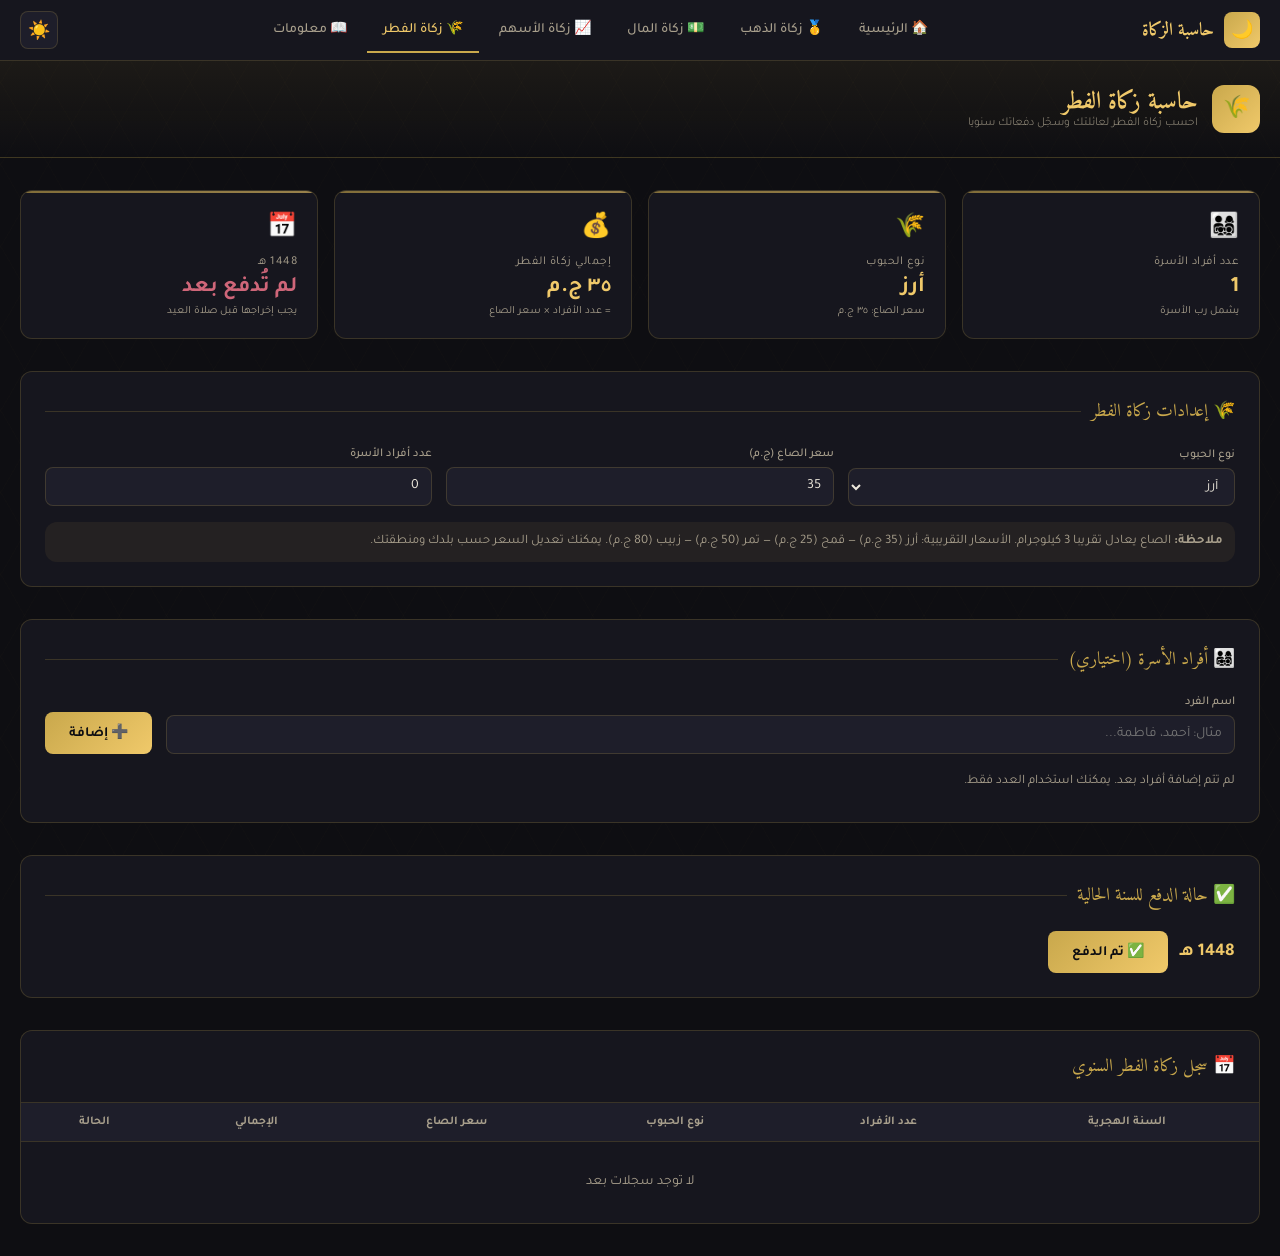
<file: fitr.html>
<!DOCTYPE html>
<html lang="ar" dir="rtl">
<head>
<meta charset="UTF-8">
<meta name="viewport" content="width=device-width, initial-scale=1.0">
<title>حاسبة الزكاة - زكاة الفطر</title>
<link rel="icon" type="image/svg+xml" href="favicon.svg">
<link rel="manifest" href="manifest.json">
<meta name="theme-color" content="#0E0E12">
<link href="https://fonts.googleapis.com/css2?family=Amiri:wght@400;700&family=Tajawal:wght@300;400;500;700&display=swap" rel="stylesheet">
<link rel="stylesheet" href="css/style.css">
</head>
<body>

<!-- Navigation -->
<nav class="top-nav">
  <div class="nav-inner">
    <a href="dashboard.html" class="nav-brand">
      <div class="logo-icon">🌙</div>
      <span>حاسبة الزكاة</span>
    </a>
    <button class="nav-toggle" aria-label="القائمة">☰</button>
    <ul class="nav-links">
      <li><a href="dashboard.html">🏠 الرئيسية</a></li>
      <li><a href="index.html">🥇 زكاة الذهب</a></li>
      <li><a href="money.html">💵 زكاة المال</a></li>
      <li><a href="stocks.html">📈 زكاة الأسهم</a></li>
      <li><a href="fitr.html" class="active">🌾 زكاة الفطر</a></li>
      <li><a href="info.html">📖 معلومات</a></li>
    </ul>
    <button class="theme-toggle" id="themeToggle" onclick="toggleTheme()" title="تبديل الوضع الفاتح/الداكن">☀️</button>
  </div>
</nav>

<!-- Alert Banner -->
<div id="alertBanner" class="alert-banner"></div>

<header>
  <div class="container">
    <div class="header-inner">
      <div class="logo">
        <div class="logo-icon">🌾</div>
        <div class="logo-text">
          <h1>حاسبة زكاة الفطر</h1>
          <p>احسب زكاة الفطر لعائلتك وسجّل دفعاتك سنويا</p>
        </div>
      </div>
    </div>
  </div>
</header>

<div class="container">

  <!-- Summary Cards -->
  <div class="cards">
    <div class="card">
      <span class="card-icon">👨‍👩‍👧‍👦</span>
      <div class="card-label">عدد أفراد الأسرة</div>
      <div class="card-value" id="fMemberCount">0</div>
      <div class="card-sub">يشمل رب الأسرة</div>
    </div>
    <div class="card">
      <span class="card-icon">🌾</span>
      <div class="card-label">نوع الحبوب</div>
      <div class="card-value" id="fGrainLabel">أرز</div>
      <div class="card-sub" id="fPricePerSa">سعر الصاع: 0 ج.م</div>
    </div>
    <div class="card">
      <span class="card-icon">💰</span>
      <div class="card-label">إجمالي زكاة الفطر</div>
      <div class="card-value" id="fTotal">0 ج.م</div>
      <div class="card-sub">= عدد الأفراد &times; سعر الصاع</div>
    </div>
    <div class="card" id="fStatusCard">
      <span class="card-icon">📅</span>
      <div class="card-label" id="fYearLabel">السنة الهجرية</div>
      <div class="card-value" id="fPayStatus">لم تُدفع بعد</div>
      <div class="card-sub" id="fPayStatusSub">يجب إخراجها قبل صلاة العيد</div>
    </div>
  </div>

  <!-- Grain Type & Price -->
  <div class="form-section">
    <div class="section-title">🌾 إعدادات زكاة الفطر</div>
    <div class="form-grid">
      <div class="form-group">
        <label>نوع الحبوب</label>
        <select id="fGrainType" onchange="updateGrainPrice()">
          <option value="rice">أرز</option>
          <option value="wheat">قمح</option>
          <option value="dates">تمر</option>
          <option value="raisins">زبيب</option>
          <option value="custom">مخصص</option>
        </select>
      </div>
      <div class="form-group">
        <label>سعر الصاع (ج.م)</label>
        <input type="number" id="fSaPrice" min="1" step="1" value="35" onchange="recalcFitr()">
      </div>
      <div class="form-group">
        <label>عدد أفراد الأسرة</label>
        <input type="number" id="fNumMembers" min="1" step="1" value="1" onchange="recalcFitr()">
      </div>
    </div>

    <div style="margin-top:16px; padding:12px; background:rgba(201,168,76,0.08); border-radius:var(--radius); font-size:13px; color:var(--text2)">
      <strong>ملاحظة:</strong> الصاع يعادل تقريبا 3 كيلوجرام. الأسعار التقريبية:
      أرز (35 ج.م) — قمح (25 ج.م) — تمر (50 ج.م) — زبيب (80 ج.م).
      يمكنك تعديل السعر حسب بلدك ومنطقتك.
    </div>
  </div>

  <!-- Family Members -->
  <div class="form-section">
    <div class="section-title">👨‍👩‍👧‍👦 أفراد الأسرة (اختياري)</div>
    <div class="form-grid" style="grid-template-columns:1fr auto">
      <div class="form-group">
        <label>اسم الفرد</label>
        <input type="text" id="fMemberName" placeholder="مثال: أحمد، فاطمة...">
      </div>
      <div class="form-group" style="justify-content:flex-end">
        <button class="btn btn-gold" onclick="addMember()">➕ إضافة</button>
      </div>
    </div>

    <div id="membersList" style="margin-top:12px"></div>
  </div>

  <!-- Mark as Paid -->
  <div class="form-section">
    <div class="section-title">✅ حالة الدفع للسنة الحالية</div>
    <div style="display:flex; gap:12px; align-items:center; flex-wrap:wrap">
      <span id="fCurrentYear" style="font-size:18px; font-weight:700; color:var(--gold-light)"></span>
      <button class="btn btn-gold" id="fPayBtn" onclick="togglePaid()">✅ تم الدفع</button>
      <span id="fPaidLabel" style="font-size:14px; color:var(--green); display:none">تم دفع زكاة الفطر لهذه السنة</span>
    </div>
  </div>

  <!-- Historical Records -->
  <div class="table-section">
    <div class="table-header">
      <div class="section-title" style="margin:0">📅 سجل زكاة الفطر السنوي</div>
    </div>
    <div class="table-wrap">
      <table>
        <thead>
          <tr>
            <th>السنة الهجرية</th>
            <th>عدد الأفراد</th>
            <th>نوع الحبوب</th>
            <th>سعر الصاع</th>
            <th>الإجمالي</th>
            <th>الحالة</th>
          </tr>
        </thead>
        <tbody id="fitrHistoryBody">
          <tr><td colspan="6"><div class="empty-state" style="padding:20px"><p>لا توجد سجلات بعد</p></div></td></tr>
        </tbody>
      </table>
    </div>
  </div>

</div>

<script src="js/hijri.js"></script>
<script src="js/api.js"></script>
<script src="js/store.js"></script>
<script src="js/ui.js"></script>
<script src="js/debts.js"></script>
<script src="js/payments.js"></script>
<script src="js/fitr.js"></script>
<script src="js/backup.js"></script>
<script src="js/notifications.js"></script>
<script src="js/profiles.js"></script>
<script>if('serviceWorker' in navigator){navigator.serviceWorker.register('sw.js')}</script>
</body>
</html>
</file>
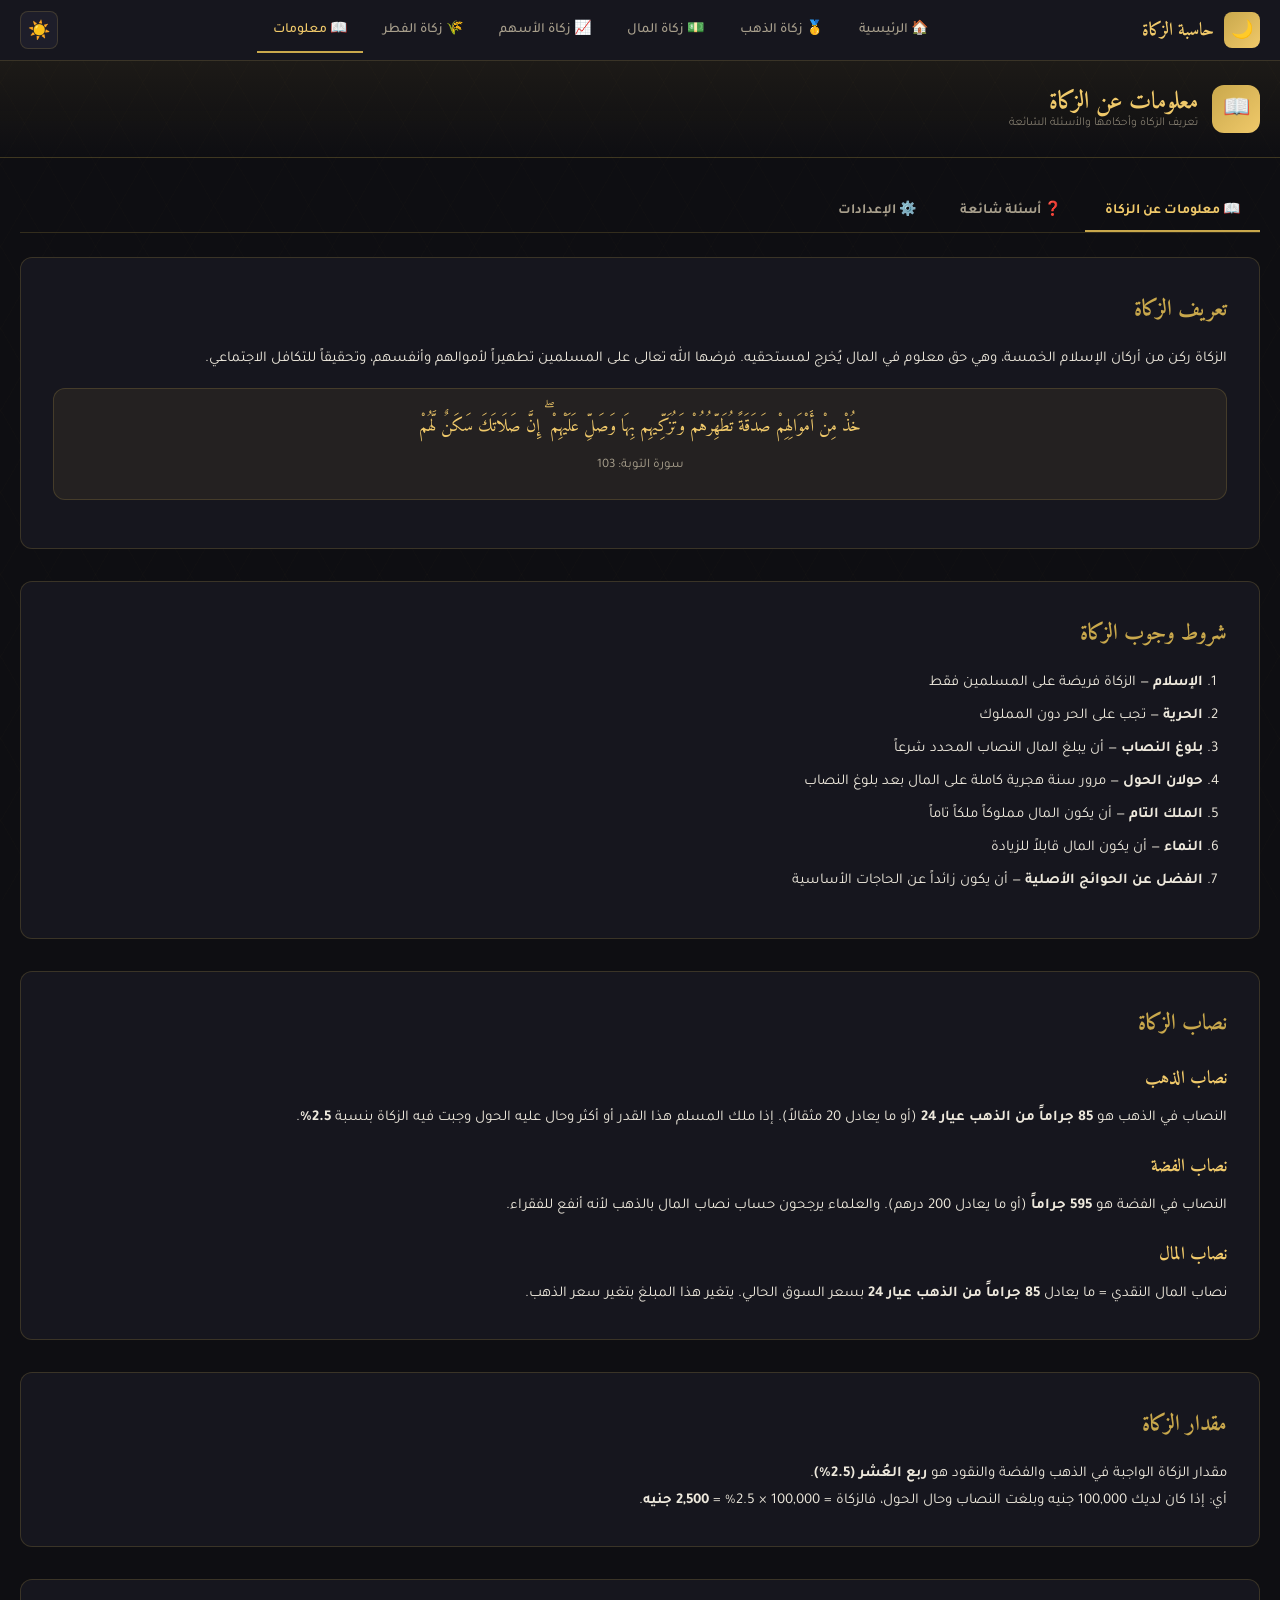
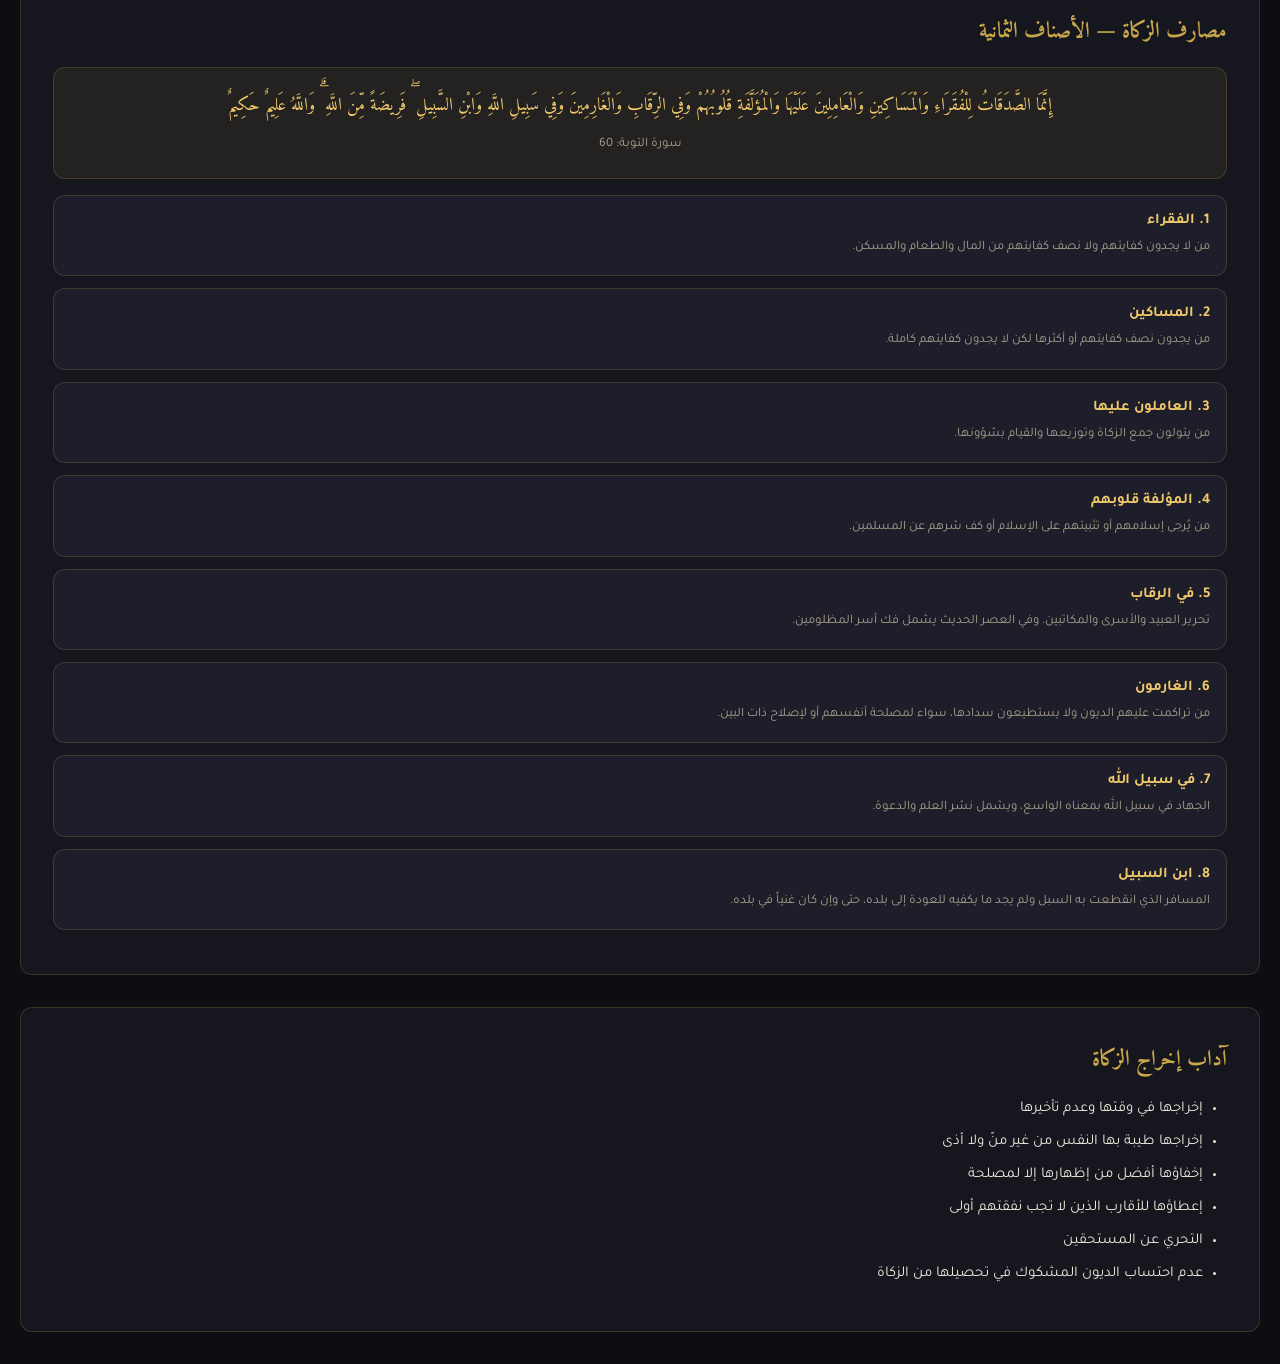
<file: info.html>
<!DOCTYPE html>
<html lang="ar" dir="rtl">
<head>
<meta charset="UTF-8">
<meta name="viewport" content="width=device-width, initial-scale=1.0">
<title>حاسبة الزكاة - معلومات وأسئلة شائعة</title>
<link rel="icon" type="image/svg+xml" href="favicon.svg">
<link rel="manifest" href="manifest.json">
<meta name="theme-color" content="#0E0E12">
<link href="https://fonts.googleapis.com/css2?family=Amiri:wght@400;700&family=Tajawal:wght@300;400;500;700&display=swap" rel="stylesheet">
<link rel="stylesheet" href="css/style.css">
</head>
<body>

<!-- Navigation -->
<nav class="top-nav">
  <div class="nav-inner">
    <a href="dashboard.html" class="nav-brand">
      <div class="logo-icon">🌙</div>
      <span>حاسبة الزكاة</span>
    </a>
    <button class="nav-toggle" aria-label="القائمة">☰</button>
    <ul class="nav-links">
      <li><a href="dashboard.html">🏠 الرئيسية</a></li>
      <li><a href="index.html">🥇 زكاة الذهب</a></li>
      <li><a href="money.html">💵 زكاة المال</a></li>
      <li><a href="stocks.html">📈 زكاة الأسهم</a></li>
      <li><a href="fitr.html">🌾 زكاة الفطر</a></li>
      <li><a href="info.html" class="active">📖 معلومات</a></li>
    </ul>
    <button class="theme-toggle" id="themeToggle" onclick="toggleTheme()" title="تبديل الوضع الفاتح/الداكن">☀️</button>
  </div>
</nav>

<!-- Alert Banner -->
<div id="alertBanner" class="alert-banner"></div>

<header>
  <div class="container">
    <div class="header-inner">
      <div class="logo">
        <div class="logo-icon">📖</div>
        <div class="logo-text">
          <h1>معلومات عن الزكاة</h1>
          <p>تعريف الزكاة وأحكامها والأسئلة الشائعة</p>
        </div>
      </div>
    </div>
  </div>
</header>

<div class="container">

  <!-- Tabs -->
  <div class="tabs">
    <button class="tab-btn active" onclick="switchTab('info')">📖 معلومات عن الزكاة</button>
    <button class="tab-btn" onclick="switchTab('faq')">❓ أسئلة شائعة</button>
    <button class="tab-btn" onclick="switchTab('settings')">⚙️ الإعدادات</button>
  </div>

  <!-- Info Tab -->
  <div class="tab-content active" id="tab-info">

    <div class="info-section">
      <h2>تعريف الزكاة</h2>
      <p>الزكاة ركن من أركان الإسلام الخمسة، وهي حق معلوم في المال يُخرج لمستحقيه. فرضها الله تعالى على المسلمين تطهيراً لأموالهم وأنفسهم، وتحقيقاً للتكافل الاجتماعي.</p>

      <div class="verse-box">
        خُذْ مِنْ أَمْوَالِهِمْ صَدَقَةً تُطَهِّرُهُمْ وَتُزَكِّيهِم بِهَا وَصَلِّ عَلَيْهِمْ ۖ إِنَّ صَلَاتَكَ سَكَنٌ لَّهُمْ
        <span class="verse-ref">سورة التوبة: 103</span>
      </div>
    </div>

    <div class="info-section">
      <h2>شروط وجوب الزكاة</h2>
      <ol>
        <li><strong>الإسلام</strong> — الزكاة فريضة على المسلمين فقط</li>
        <li><strong>الحرية</strong> — تجب على الحر دون المملوك</li>
        <li><strong>بلوغ النصاب</strong> — أن يبلغ المال النصاب المحدد شرعاً</li>
        <li><strong>حولان الحول</strong> — مرور سنة هجرية كاملة على المال بعد بلوغ النصاب</li>
        <li><strong>الملك التام</strong> — أن يكون المال مملوكاً ملكاً تاماً</li>
        <li><strong>النماء</strong> — أن يكون المال قابلاً للزيادة</li>
        <li><strong>الفضل عن الحوائج الأصلية</strong> — أن يكون زائداً عن الحاجات الأساسية</li>
      </ol>
    </div>

    <div class="info-section">
      <h2>نصاب الزكاة</h2>

      <h3>نصاب الذهب</h3>
      <p>النصاب في الذهب هو <strong>85 جراماً من الذهب عيار 24</strong> (أو ما يعادل 20 مثقالاً). إذا ملك المسلم هذا القدر أو أكثر وحال عليه الحول وجبت فيه الزكاة بنسبة <strong>2.5%</strong>.</p>

      <h3>نصاب الفضة</h3>
      <p>النصاب في الفضة هو <strong>595 جراماً</strong> (أو ما يعادل 200 درهم). والعلماء يرجحون حساب نصاب المال بالذهب لأنه أنفع للفقراء.</p>

      <h3>نصاب المال</h3>
      <p>نصاب المال النقدي = ما يعادل <strong>85 جراماً من الذهب عيار 24</strong> بسعر السوق الحالي. يتغير هذا المبلغ بتغير سعر الذهب.</p>
    </div>

    <div class="info-section">
      <h2>مقدار الزكاة</h2>
      <p>مقدار الزكاة الواجبة في الذهب والفضة والنقود هو <strong>ربع العُشر (2.5%)</strong>.</p>
      <p>أي: إذا كان لديك 100,000 جنيه وبلغت النصاب وحال الحول، فالزكاة = 100,000 × 2.5% = <strong>2,500 جنيه</strong>.</p>
    </div>

    <div class="info-section">
      <h2>مصارف الزكاة — الأصناف الثمانية</h2>
      <div class="verse-box">
        إِنَّمَا الصَّدَقَاتُ لِلْفُقَرَاءِ وَالْمَسَاكِينِ وَالْعَامِلِينَ عَلَيْهَا وَالْمُؤَلَّفَةِ قُلُوبُهُمْ وَفِي الرِّقَابِ وَالْغَارِمِينَ وَفِي سَبِيلِ اللَّهِ وَابْنِ السَّبِيلِ ۖ فَرِيضَةً مِّنَ اللَّهِ ۗ وَاللَّهُ عَلِيمٌ حَكِيمٌ
        <span class="verse-ref">سورة التوبة: 60</span>
      </div>

      <div class="category-card">
        <h4>1. الفقراء</h4>
        <p>من لا يجدون كفايتهم ولا نصف كفايتهم من المال والطعام والمسكن.</p>
      </div>
      <div class="category-card">
        <h4>2. المساكين</h4>
        <p>من يجدون نصف كفايتهم أو أكثرها لكن لا يجدون كفايتهم كاملة.</p>
      </div>
      <div class="category-card">
        <h4>3. العاملون عليها</h4>
        <p>من يتولون جمع الزكاة وتوزيعها والقيام بشؤونها.</p>
      </div>
      <div class="category-card">
        <h4>4. المؤلفة قلوبهم</h4>
        <p>من يُرجى إسلامهم أو تثبيتهم على الإسلام أو كف شرهم عن المسلمين.</p>
      </div>
      <div class="category-card">
        <h4>5. في الرقاب</h4>
        <p>تحرير العبيد والأسرى والمكاتبين. وفي العصر الحديث يشمل فك أسر المظلومين.</p>
      </div>
      <div class="category-card">
        <h4>6. الغارمون</h4>
        <p>من تراكمت عليهم الديون ولا يستطيعون سدادها، سواء لمصلحة أنفسهم أو لإصلاح ذات البين.</p>
      </div>
      <div class="category-card">
        <h4>7. في سبيل الله</h4>
        <p>الجهاد في سبيل الله بمعناه الواسع، ويشمل نشر العلم والدعوة.</p>
      </div>
      <div class="category-card">
        <h4>8. ابن السبيل</h4>
        <p>المسافر الذي انقطعت به السبل ولم يجد ما يكفيه للعودة إلى بلده، حتى وإن كان غنياً في بلده.</p>
      </div>
    </div>

    <div class="info-section">
      <h2>آداب إخراج الزكاة</h2>
      <ul>
        <li>إخراجها في وقتها وعدم تأخيرها</li>
        <li>إخراجها طيبة بها النفس من غير منّ ولا أذى</li>
        <li>إخفاؤها أفضل من إظهارها إلا لمصلحة</li>
        <li>إعطاؤها للأقارب الذين لا تجب نفقتهم أولى</li>
        <li>التحري عن المستحقين</li>
        <li>عدم احتساب الديون المشكوك في تحصيلها من الزكاة</li>
      </ul>
    </div>
  </div>

  <!-- FAQ Tab -->
  <div class="tab-content" id="tab-faq">

    <div class="faq-search">
      <input type="text" id="faqSearch" placeholder="ابحث في الأسئلة..." oninput="filterFAQ()">
      <select id="faqCategory" onchange="filterFAQ()">
        <option value="">كل الفئات</option>
        <option value="general">أحكام عامة</option>
        <option value="gold">زكاة الذهب</option>
        <option value="money">زكاة المال</option>
        <option value="calculation">طريقة الحساب</option>
        <option value="app">استخدام التطبيق</option>
      </select>
    </div>

    <div id="faqContainer">
      <!-- General -->
      <div class="faq-item" data-category="general">
        <div class="faq-question" onclick="toggleFAQ(this)">
          <span>ما الفرق بين الزكاة والصدقة؟</span>
          <span class="arrow">▼</span>
        </div>
        <div class="faq-answer">
          <div class="faq-answer-inner">
            الزكاة فرض واجب بنسبة محددة (2.5%) على أموال بعينها عند بلوغ النصاب وحولان الحول، ولها مصارف محددة (8 أصناف). أما الصدقة فهي تطوعية بأي مبلغ في أي وقت ولأي محتاج.
            <span class="faq-tag">أحكام عامة</span>
          </div>
        </div>
      </div>

      <div class="faq-item" data-category="general">
        <div class="faq-question" onclick="toggleFAQ(this)">
          <span>هل يجوز تأخير إخراج الزكاة عن موعدها؟</span>
          <span class="arrow">▼</span>
        </div>
        <div class="faq-answer">
          <div class="faq-answer-inner">
            الأصل أن الزكاة تجب على الفور عند حولان الحول. يجوز التأخير لعذر كعدم وجود المستحق أو انتظار قريب محتاج. لكن التأخير بلا عذر مأثم. وبعض العلماء يرى وجوب إخراج زكاة إضافية عن فترة التأخير.
            <span class="faq-tag">أحكام عامة</span>
          </div>
        </div>
      </div>

      <div class="faq-item" data-category="general">
        <div class="faq-question" onclick="toggleFAQ(this)">
          <span>هل تجب الزكاة على الأطفال؟</span>
          <span class="arrow">▼</span>
        </div>
        <div class="faq-answer">
          <div class="faq-answer-inner">
            نعم عند جمهور العلماء، تجب الزكاة في مال الصبي إذا بلغ النصاب وحال عليه الحول، ويخرجها وليّه من ماله.
            <span class="faq-tag">أحكام عامة</span>
          </div>
        </div>
      </div>

      <div class="faq-item" data-category="general">
        <div class="faq-question" onclick="toggleFAQ(this)">
          <span>هل يجوز إخراج الزكاة لغير المسلمين؟</span>
          <span class="arrow">▼</span>
        </div>
        <div class="faq-answer">
          <div class="faq-answer-inner">
            الزكاة في الأصل للمسلمين. لكن يجوز إعطاء المؤلفة قلوبهم منها وهم قد يكونون غير مسلمين يُرجى إسلامهم. أما الصدقة التطوعية فتجوز لأي محتاج.
            <span class="faq-tag">أحكام عامة</span>
          </div>
        </div>
      </div>

      <!-- Gold -->
      <div class="faq-item" data-category="gold">
        <div class="faq-question" onclick="toggleFAQ(this)">
          <span>هل تجب الزكاة على ذهب الزينة (الحلي)؟</span>
          <span class="arrow">▼</span>
        </div>
        <div class="faq-answer">
          <div class="faq-answer-inner">
            اختلف العلماء في ذلك. ذهب الحنفية إلى وجوب الزكاة في الحلي المعدّ للاستعمال إذا بلغ النصاب. وذهب الجمهور (المالكية والشافعية والحنابلة) إلى عدم وجوبها في الحلي المباح المستعمل. والأحوط إخراجها.
            <span class="faq-tag">زكاة الذهب</span>
          </div>
        </div>
      </div>

      <div class="faq-item" data-category="gold">
        <div class="faq-question" onclick="toggleFAQ(this)">
          <span>كيف أحسب وزن الذهب بعيار 24؟</span>
          <span class="arrow">▼</span>
        </div>
        <div class="faq-answer">
          <div class="faq-answer-inner">
            المعادلة: وزن عيار 24 = (الوزن الفعلي × العيار) ÷ 24<br>
            مثال: 10 جرام عيار 21 = (10 × 21) ÷ 24 = 8.75 جرام عيار 24<br>
            التطبيق يقوم بهذا الحساب تلقائياً.
            <span class="faq-tag">زكاة الذهب</span>
          </div>
        </div>
      </div>

      <div class="faq-item" data-category="gold">
        <div class="faq-question" onclick="toggleFAQ(this)">
          <span>لماذا النصاب 85 جراماً؟</span>
          <span class="arrow">▼</span>
        </div>
        <div class="faq-answer">
          <div class="faq-answer-inner">
            النصاب الشرعي للذهب هو 20 مثقالاً، والمثقال يساوي 4.25 جرام. فيكون النصاب = 20 × 4.25 = 85 جراماً من الذهب الخالص (عيار 24).
            <span class="faq-tag">زكاة الذهب</span>
          </div>
        </div>
      </div>

      <div class="faq-item" data-category="gold">
        <div class="faq-question" onclick="toggleFAQ(this)">
          <span>هل أحسب الزكاة بسعر الشراء أم السعر الحالي؟</span>
          <span class="arrow">▼</span>
        </div>
        <div class="faq-answer">
          <div class="faq-answer-inner">
            تحسب الزكاة بسعر الذهب يوم إخراج الزكاة (السعر الحالي)، وليس بسعر الشراء. لأن الزكاة تجب في قيمة المال وقت الوجوب.
            <span class="faq-tag">زكاة الذهب</span>
          </div>
        </div>
      </div>

      <!-- Money -->
      <div class="faq-item" data-category="money">
        <div class="faq-question" onclick="toggleFAQ(this)">
          <span>كيف أحسب نصاب زكاة المال؟</span>
          <span class="arrow">▼</span>
        </div>
        <div class="faq-answer">
          <div class="faq-answer-inner">
            نصاب المال = 85 جرام ذهب × سعر الجرام الحالي (عيار 24).<br>
            مثلاً: لو سعر الجرام 5000 جنيه، فالنصاب = 85 × 5000 = 425,000 جنيه.<br>
            يمكنك استخدام زر "حساب النصاب" في صفحة زكاة المال لتحديثه تلقائياً.
            <span class="faq-tag">زكاة المال</span>
          </div>
        </div>
      </div>

      <div class="faq-item" data-category="money">
        <div class="faq-question" onclick="toggleFAQ(this)">
          <span>هل تجب الزكاة على المال المدّخر للزواج أو شراء بيت؟</span>
          <span class="arrow">▼</span>
        </div>
        <div class="faq-answer">
          <div class="faq-answer-inner">
            نعم، المال المدّخر تجب فيه الزكاة إذا بلغ النصاب وحال عليه الحول، بغض النظر عن الغرض من الادخار. لأن شرط الزكاة هو ملك النصاب وحولان الحول.
            <span class="faq-tag">زكاة المال</span>
          </div>
        </div>
      </div>

      <div class="faq-item" data-category="money">
        <div class="faq-question" onclick="toggleFAQ(this)">
          <span>هل أحسب الزكاة قبل أو بعد خصم الديون؟</span>
          <span class="arrow">▼</span>
        </div>
        <div class="faq-answer">
          <div class="faq-answer-inner">
            اختلف العلماء: جمهور المتقدمين يرون خصم الديون الحالّة من المال قبل حساب الزكاة. وبعض المعاصرين يرون عدم خصمها. الأحوط أن تخصم الديون المستحقة فوراً فقط.
            <span class="faq-tag">زكاة المال</span>
          </div>
        </div>
      </div>

      <div class="faq-item" data-category="money">
        <div class="faq-question" onclick="toggleFAQ(this)">
          <span>عندي أموال بعملات مختلفة، كيف أحسب الزكاة؟</span>
          <span class="arrow">▼</span>
        </div>
        <div class="faq-answer">
          <div class="faq-answer-inner">
            تُجمع جميع الأموال النقدية بتحويلها إلى عملة واحدة بسعر الصرف يوم إخراج الزكاة. إذا بلغ المجموع النصاب تجب الزكاة على الجميع. التطبيق يدعم ذلك.
            <span class="faq-tag">زكاة المال</span>
          </div>
        </div>
      </div>

      <!-- Calculation -->
      <div class="faq-item" data-category="calculation">
        <div class="faq-question" onclick="toggleFAQ(this)">
          <span>ما الفرق بين السيناريو الأول والثاني في التطبيق؟</span>
          <span class="arrow">▼</span>
        </div>
        <div class="faq-answer">
          <div class="faq-answer-inner">
            <strong>السيناريو الأول:</strong> حساب زكاة كل قطعة/مبلغ بشكل منفصل في موعدها الطبيعي (بعد مرور حول هجري).<br>
            <strong>السيناريو الثاني:</strong> لو تأخرت في إخراج الزكاة وأردت إخراج كل المستحق في تاريخ معين، يتم حساب غرامة تأخير شهرية (2.5% ÷ 12 لكل شهر تأخير هجري).
            <span class="faq-tag">طريقة الحساب</span>
          </div>
        </div>
      </div>

      <div class="faq-item" data-category="calculation">
        <div class="faq-question" onclick="toggleFAQ(this)">
          <span>كيف يتم حساب الحول الهجري؟</span>
          <span class="arrow">▼</span>
        </div>
        <div class="faq-answer">
          <div class="faq-answer-inner">
            الحول الهجري = 12 شهراً قمرياً (حوالي 354 يوماً). التطبيق يستخدم تقويم أم القرى الرسمي لحساب التاريخ الهجري بدقة، وليس مجرد إضافة 354 يوماً.
            <span class="faq-tag">طريقة الحساب</span>
          </div>
        </div>
      </div>

      <div class="faq-item" data-category="calculation">
        <div class="faq-question" onclick="toggleFAQ(this)">
          <span>ماذا لو نقص مالي عن النصاب خلال الحول ثم زاد مرة أخرى؟</span>
          <span class="arrow">▼</span>
        </div>
        <div class="faq-answer">
          <div class="faq-answer-inner">
            إذا نقص المال عن النصاب خلال الحول ثم بلغه مرة أخرى، يبدأ حساب الحول من جديد من تاريخ بلوغ النصاب الثاني عند جمهور العلماء.
            <span class="faq-tag">طريقة الحساب</span>
          </div>
        </div>
      </div>

      <!-- App -->
      <div class="faq-item" data-category="app">
        <div class="faq-question" onclick="toggleFAQ(this)">
          <span>هل بياناتي محفوظة بأمان؟</span>
          <span class="arrow">▼</span>
        </div>
        <div class="faq-answer">
          <div class="faq-answer-inner">
            نعم، جميع البيانات محفوظة محلياً على جهازك فقط (localStorage). لا يتم إرسال أي بيانات لأي خادم. إذا مسحت بيانات المتصفح ستفقد البيانات، لذا يُنصح بتصدير CSV بشكل دوري كنسخة احتياطية.
            <span class="faq-tag">استخدام التطبيق</span>
          </div>
        </div>
      </div>

      <div class="faq-item" data-category="app">
        <div class="faq-question" onclick="toggleFAQ(this)">
          <span>كيف أستورد بيانات من Excel؟</span>
          <span class="arrow">▼</span>
        </div>
        <div class="faq-answer">
          <div class="faq-answer-inner">
            في صفحة زكاة الذهب، اضغط "استيراد Excel". يجب أن يحتوي الملف على الأعمدة التالية بالترتيب:<br>
            A = الصنف، B = العدد، C = العيار، D = الجرامات، F = السعر، G = التاريخ<br>
            السطر الأول يُعتبر عنواناً ويتم تخطيه.
            <span class="faq-tag">استخدام التطبيق</span>
          </div>
        </div>
      </div>

      <div class="faq-item" data-category="app">
        <div class="faq-question" onclick="toggleFAQ(this)">
          <span>كيف يعمل تنبيه الزكاة؟</span>
          <span class="arrow">▼</span>
        </div>
        <div class="faq-answer">
          <div class="faq-answer-inner">
            عند فتح أي صفحة في التطبيق، يتم فحص مواعيد الزكاة تلقائياً. إذا كانت الزكاة متأخرة أو قادمة خلال 30 يوماً، يظهر شريط تنبيه أعلى الصفحة باللون الأحمر (متأخرة) أو الذهبي (قريبة).
            <span class="faq-tag">استخدام التطبيق</span>
          </div>
        </div>
      </div>
    </div>

  </div>

  <!-- Settings Tab -->
  <div class="tab-content" id="tab-settings">
    <div id="profileSection"></div>
    <div id="backupSection"></div>
    <div id="notificationSection"></div>
  </div>

</div>

<script src="js/hijri.js"></script>
<script src="js/api.js"></script>
<script src="js/store.js"></script>
<script src="js/ui.js"></script>
<script src="js/debts.js"></script>
<script src="js/payments.js"></script>
<script src="js/backup.js"></script>
<script src="js/notifications.js"></script>
<script src="js/profiles.js"></script>
<script>
// ─── Tab Switching ────────────────────────────────────────────
function switchTab(tab) {
  document.querySelectorAll('.tab-btn').forEach(b => b.classList.remove('active'));
  document.querySelectorAll('.tab-content').forEach(c => c.classList.remove('active'));
  document.getElementById('tab-' + tab).classList.add('active');
  event.target.classList.add('active');
}

// ─── FAQ Toggle ───────────────────────────────────────────────
function toggleFAQ(el) {
  const item = el.parentElement;
  item.classList.toggle('open');
}

// ─── FAQ Filter ───────────────────────────────────────────────
function filterFAQ() {
  const search = document.getElementById('faqSearch').value.toLowerCase();
  const category = document.getElementById('faqCategory').value;
  const items = document.querySelectorAll('.faq-item');

  items.forEach(item => {
    const text = item.querySelector('.faq-question span').textContent.toLowerCase() +
                 item.querySelector('.faq-answer-inner').textContent.toLowerCase();
    const cat = item.dataset.category;

    const matchSearch = !search || text.includes(search);
    const matchCat = !category || cat === category;

    item.classList.toggle('hidden', !(matchSearch && matchCat));
  });
}

// ─── Initialize Settings Sections ─────────────────────────────
document.addEventListener('DOMContentLoaded', function() {
  ProfileManager.renderProfileSwitcher('profileSection');
  BackupManager.renderBackupSection('backupSection');
  NotificationManager.renderSettingsSection('notificationSection');
});
</script>
<script>if('serviceWorker' in navigator){navigator.serviceWorker.register('sw.js')}</script>
</body>
</html>
</file>
<file: css/style.css>
/* ─── CSS Variables — Dark Mode (default) ──────────────────── */
:root {
  --gold: #C9A84C;
  --gold-light: #F0C96A;
  --gold-pale: #F5E6B8;
  --bg: #0E0E12;
  --bg2: #16161E;
  --bg3: #1E1E2A;
  --bg4: #26263A;
  --text: #EDE8DC;
  --text2: #A89F8C;
  --green: #4CAF7A;
  --red: #CF6679;
  --blue: #5B9BD5;
  --border: rgba(201,168,76,0.2);
  --radius: 12px;
  --shadow: 0 2px 8px rgba(0,0,0,0.3);
  --pattern-opacity: 0.015;
}

/* ─── Light Mode ───────────────────────────────────────────── */
/* Warm, soft, paper-like — inspired by luxury Islamic calligraphy paper */
[data-theme="light"] {
  --gold: #986F1D;
  --gold-light: #7A5812;
  --gold-pale: #FBF7EF;
  --bg: #F2EDE4;
  --bg2: #FAF8F4;
  --bg3: #EDE8DF;
  --bg4: #E4DED3;
  --text: #2A2520;
  --text2: #6E6459;
  --green: #2D7A4A;
  --red: #B5403A;
  --blue: #3A6FA5;
  --border: rgba(139,105,20,0.12);
  --shadow: 0 1px 4px rgba(80,60,20,0.07);
  --pattern-opacity: 0;
}

/* Soft warm gradient instead of geometric pattern */
[data-theme="light"] body::before {
  background-image: none;
  background: linear-gradient(170deg, rgba(139,105,20,0.03) 0%, transparent 40%, rgba(139,105,20,0.02) 100%);
}

/* ── Nav ── */
[data-theme="light"] .top-nav {
  background: var(--bg2);
  border-bottom: 1px solid var(--border);
  box-shadow: 0 1px 6px rgba(80,60,20,0.05);
}

[data-theme="light"] .nav-brand span { color: var(--gold); }
[data-theme="light"] .nav-links a { color: var(--text2); }
[data-theme="light"] .nav-links a:hover { color: var(--gold); }
[data-theme="light"] .nav-links a.active { color: var(--gold); border-bottom-color: var(--gold); }

@media (max-width: 768px) {
  [data-theme="light"] .nav-links { background: var(--bg2); border-bottom: 1px solid var(--border); }
}

/* ── Header ── */
[data-theme="light"] header {
  background: linear-gradient(180deg, rgba(139,105,20,0.05) 0%, transparent 100%);
  border-bottom-color: var(--border);
}

[data-theme="light"] .logo-icon {
  background: linear-gradient(135deg, #A67C1A, #C99A2E);
}

[data-theme="light"] .logo-text h1 { color: var(--gold); }

/* ── Cards ── */
[data-theme="light"] .card {
  background: var(--bg2);
  border-color: var(--border);
  box-shadow: var(--shadow);
}

[data-theme="light"] .card:hover {
  box-shadow: 0 4px 12px rgba(80,60,20,0.1);
  border-color: rgba(139,105,20,0.25);
}

[data-theme="light"] .card::before {
  background: linear-gradient(90deg, #A67C1A, #C99A2E);
  opacity: 0.7;
}

[data-theme="light"] .card-value { color: var(--gold); }

[data-theme="light"] .nisab-fill {
  background: linear-gradient(90deg, #A67C1A, #C99A2E);
}

[data-theme="light"] .nisab-bar { background: var(--bg4); }

/* ── Buttons ── */
[data-theme="light"] .btn-gold {
  background: linear-gradient(135deg, #A67C1A, #C99A2E);
  color: #fff;
  box-shadow: 0 2px 6px rgba(139,105,20,0.2);
}

[data-theme="light"] .btn-gold:hover {
  box-shadow: 0 4px 10px rgba(139,105,20,0.25);
  opacity: 0.92;
}

[data-theme="light"] .btn-outline {
  border-color: var(--border);
  color: var(--text2);
  background: var(--bg2);
}

[data-theme="light"] .btn-outline:hover {
  border-color: rgba(139,105,20,0.35);
  color: var(--gold);
  background: rgba(139,105,20,0.04);
}

[data-theme="light"] .btn-danger {
  border-color: rgba(181,64,58,0.2);
  color: var(--red);
}

[data-theme="light"] .btn-edit {
  border-color: var(--border);
  color: var(--gold);
}

[data-theme="light"] .btn-fetch {
  background: rgba(139,105,20,0.06);
  border-color: var(--border);
  color: var(--gold);
}

[data-theme="light"] .btn-fetch:hover { background: rgba(139,105,20,0.12); }

/* ── Forms ── */
[data-theme="light"] .form-section,
[data-theme="light"] .table-section,
[data-theme="light"] .annual-summary,
[data-theme="light"] .chart-container,
[data-theme="light"] .info-section {
  background: var(--bg2);
  border-color: var(--border);
  box-shadow: var(--shadow);
}

[data-theme="light"] .form-group input,
[data-theme="light"] .form-group select,
[data-theme="light"] .filter-bar input,
[data-theme="light"] .filter-bar select,
[data-theme="light"] .faq-search input,
[data-theme="light"] .faq-search select {
  background: var(--bg);
  border-color: var(--border);
  color: var(--text);
}

[data-theme="light"] .form-group input:focus,
[data-theme="light"] .form-group select:focus {
  border-color: rgba(139,105,20,0.4);
  box-shadow: 0 0 0 3px rgba(139,105,20,0.08);
}

[data-theme="light"] .form-group select option { background: var(--bg2); }
[data-theme="light"] .filter-bar select option { background: var(--bg2); }

[data-theme="light"] .price-setting {
  background: var(--bg2);
  border-color: var(--border);
  box-shadow: var(--shadow);
}

[data-theme="light"] .price-setting input {
  background: var(--bg);
  color: var(--gold);
}

/* ── Tables ── */
[data-theme="light"] thead th {
  background: var(--bg3);
  color: var(--text2);
  border-bottom-color: var(--border);
}

[data-theme="light"] thead th:hover { color: var(--gold); }

[data-theme="light"] tbody tr {
  border-bottom-color: rgba(139,105,20,0.06);
}

[data-theme="light"] tbody tr:hover { background: rgba(139,105,20,0.03); }

[data-theme="light"] tbody tr.nisab-row { background: rgba(139,105,20,0.06); }
[data-theme="light"] tbody tr.nisab-row td { border-top-color: rgba(139,105,20,0.2); }

[data-theme="light"] .totals-row td {
  background: var(--bg3);
  color: var(--gold);
  border-top-color: var(--border);
}

[data-theme="light"] .scenario-header { background: rgba(139,105,20,0.05) !important; }

[data-theme="light"] .val-gold { color: #7A5812; }
[data-theme="light"] .val-green { color: #2D7A4A; }

[data-theme="light"] .badge-21 { background: rgba(139,105,20,0.1); color: #7A5812; }
[data-theme="light"] .badge-24 { background: rgba(61,139,94,0.1); color: #2D7A4A; }
[data-theme="light"] .badge-18 { background: rgba(74,127,181,0.1); color: #3A6FA5; }
[data-theme="light"] .nisab-badge { background: rgba(139,105,20,0.1); color: #7A5812; }

[data-theme="light"] .hijri-date { color: var(--text2); }

/* ── Info & FAQ ── */
[data-theme="light"] .section-title { color: var(--gold); }
[data-theme="light"] .section-title::after { background: var(--border); }

[data-theme="light"] .verse-box {
  background: linear-gradient(135deg, #FBF6EC, #F7F0E0);
  border-color: rgba(139,105,20,0.15);
  color: #5C4510;
}

[data-theme="light"] .verse-ref { color: var(--text2); }

[data-theme="light"] .category-card {
  background: var(--bg);
  border-color: var(--border);
}

[data-theme="light"] .category-card h4 { color: var(--gold); }

[data-theme="light"] .faq-item {
  background: var(--bg2);
  border-color: var(--border);
}

[data-theme="light"] .faq-item:hover { border-color: rgba(139,105,20,0.25); }
[data-theme="light"] .faq-question { color: var(--text); }
[data-theme="light"] .faq-question:hover { color: var(--gold); }
[data-theme="light"] .faq-answer-inner { color: var(--text2); }
[data-theme="light"] .faq-tag { background: rgba(139,105,20,0.08); color: var(--gold); }

[data-theme="light"] .tab-btn { color: var(--text2); }
[data-theme="light"] .tab-btn:hover { color: var(--gold); }
[data-theme="light"] .tab-btn.active { color: var(--gold); border-bottom-color: var(--gold); }
[data-theme="light"] .tabs { border-bottom-color: var(--border); }

/* ── Modal ── */
[data-theme="light"] .modal-overlay { background: rgba(51,48,43,0.35); backdrop-filter: blur(4px); }

[data-theme="light"] .modal {
  background: var(--bg2);
  border-color: var(--border);
  box-shadow: 0 20px 50px rgba(80,60,20,0.12);
}

/* ── Alerts ── */
[data-theme="light"] .alert-banner.alert-danger {
  background: #FDF2F2;
  color: var(--red);
  border-bottom-color: rgba(181,64,58,0.15);
}

[data-theme="light"] .alert-banner.alert-warning {
  background: #FBF6EC;
  color: #7A5812;
  border-bottom-color: rgba(139,105,20,0.15);
}

/* ── Toast ── */
[data-theme="light"] .toast {
  background: var(--bg2);
  border-color: var(--border);
  color: var(--text);
  box-shadow: 0 4px 16px rgba(80,60,20,0.1);
}

[data-theme="light"] .toast.success { border-color: var(--green); color: var(--green); }
[data-theme="light"] .toast.error { border-color: var(--red); color: var(--red); }

/* ── Misc ── */
[data-theme="light"] .theme-toggle {
  background: var(--bg);
  border-color: var(--border);
  color: var(--text);
}

[data-theme="light"] .theme-toggle:hover {
  background: var(--bg4);
  border-color: rgba(139,105,20,0.3);
}

[data-theme="light"] input[type="date"]::-webkit-calendar-picker-indicator { filter: none; }

[data-theme="light"] ::-webkit-scrollbar-track { background: var(--bg); }
[data-theme="light"] ::-webkit-scrollbar-thumb { background: rgba(139,105,20,0.15); border-radius: 3px; }
[data-theme="light"] ::-webkit-scrollbar-thumb:hover { background: rgba(139,105,20,0.25); }

[data-theme="light"] [data-tip]:hover::after {
  background: var(--bg2);
  color: var(--text);
  border-color: var(--border);
  box-shadow: 0 4px 12px rgba(80,60,20,0.1);
}

[data-theme="light"] .empty-state { color: var(--text2); }
[data-theme="light"] .card-sub { color: var(--text2); }
[data-theme="light"] .card-label { color: var(--text2); }
[data-theme="light"] .card.green .card-value { color: var(--green); }
[data-theme="light"] .card.red .card-value { color: var(--red); }
[data-theme="light"] .greg-date { color: var(--text); }
[data-theme="light"] .price-setting label { color: var(--text2); }
[data-theme="light"] .price-setting span { color: var(--text2); }
[data-theme="light"] .form-group label { color: var(--text2); }
[data-theme="light"] .filter-bar label { color: var(--text2); }
[data-theme="light"] .section-title { color: var(--gold); }
[data-theme="light"] .logo-text p { color: var(--text2); }
[data-theme="light"] .nav-brand span { color: var(--gold); }

/* ─── Theme Toggle Button ──────────────────────────────────── */
.theme-toggle {
  background: var(--bg3);
  border: 1px solid var(--border);
  border-radius: 8px;
  color: var(--text);
  font-size: 18px;
  width: 38px;
  height: 38px;
  display: flex;
  align-items: center;
  justify-content: center;
  cursor: pointer;
  transition: all .2s;
  flex-shrink: 0;
}

.theme-toggle:hover {
  border-color: var(--gold);
  background: var(--bg4);
}

* { margin:0; padding:0; box-sizing:border-box; }

body {
  background: var(--bg);
  color: var(--text);
  font-family: 'Tajawal', sans-serif;
  min-height: 100vh;
  overflow-x: hidden;
}

/* Geometric background */
body::before {
  content: '';
  position: fixed;
  inset: 0;
  background-image:
    repeating-linear-gradient(60deg, transparent, transparent 40px, rgba(201,168,76,0.015) 40px, rgba(201,168,76,0.015) 41px),
    repeating-linear-gradient(-60deg, transparent, transparent 40px, rgba(201,168,76,0.015) 40px, rgba(201,168,76,0.015) 41px);
  pointer-events: none;
  z-index: 0;
}

.container { max-width: 1400px; margin: 0 auto; padding: 0 20px; position: relative; z-index: 1; }

/* ─── Navigation ───────────────────────────────────────────── */
.top-nav {
  background: var(--bg2);
  border-bottom: 1px solid var(--border);
  position: sticky;
  top: 0;
  z-index: 100;
}

.nav-inner {
  display: flex;
  align-items: center;
  justify-content: space-between;
  max-width: 1400px;
  margin: 0 auto;
  padding: 0 20px;
}

.nav-brand {
  display: flex;
  align-items: center;
  gap: 10px;
  padding: 12px 0;
  text-decoration: none;
  color: var(--gold-light);
}

.nav-brand .logo-icon {
  width: 36px; height: 36px;
  background: linear-gradient(135deg, var(--gold), var(--gold-light));
  border-radius: 8px;
  display: flex; align-items: center; justify-content: center;
  font-size: 18px;
  flex-shrink: 0;
}

.nav-brand span {
  font-family: 'Amiri', serif;
  font-size: 18px;
  font-weight: 700;
}

.nav-links {
  display: flex;
  gap: 4px;
  list-style: none;
}

.nav-links a {
  display: flex;
  align-items: center;
  gap: 6px;
  padding: 12px 16px;
  color: var(--text2);
  text-decoration: none;
  font-size: 14px;
  font-weight: 500;
  border-bottom: 2px solid transparent;
  transition: all .2s;
}

.nav-links a:hover { color: var(--gold-light); }
.nav-links a.active {
  color: var(--gold-light);
  border-bottom-color: var(--gold);
}

.nav-toggle {
  display: none;
  background: none;
  border: none;
  color: var(--text);
  font-size: 24px;
  cursor: pointer;
  padding: 8px;
}

/* ─── Alert Banner ─────────────────────────────────────────── */
.alert-banner {
  padding: 12px 20px;
  text-align: center;
  font-size: 14px;
  font-weight: 600;
  display: none;
  gap: 8px;
  align-items: center;
  justify-content: center;
}

.alert-banner.show { display: flex; }

.alert-banner.alert-danger {
  background: rgba(207,102,121,0.15);
  color: var(--red);
  border-bottom: 1px solid rgba(207,102,121,0.3);
}

.alert-banner.alert-warning {
  background: rgba(201,168,76,0.1);
  color: var(--gold-light);
  border-bottom: 1px solid var(--border);
}

.alert-banner .close-alert {
  background: none;
  border: none;
  color: inherit;
  font-size: 18px;
  cursor: pointer;
  margin-right: auto;
  padding: 0 4px;
}

/* ─── Header ───────────────────────────────────────────────── */
header {
  background: linear-gradient(180deg, rgba(201,168,76,0.08) 0%, transparent 100%);
  border-bottom: 1px solid var(--border);
  padding: 24px 0;
  margin-bottom: 32px;
}

.header-inner {
  display: flex;
  align-items: center;
  justify-content: space-between;
  gap: 20px;
  flex-wrap: wrap;
}

.logo {
  display: flex;
  align-items: center;
  gap: 14px;
}

.logo-icon {
  width: 48px; height: 48px;
  background: linear-gradient(135deg, var(--gold), var(--gold-light));
  border-radius: 12px;
  display: flex; align-items: center; justify-content: center;
  font-size: 22px;
}

.logo-text h1 {
  font-family: 'Amiri', serif;
  font-size: 24px;
  color: var(--gold-light);
  line-height: 1.2;
}

.logo-text p {
  font-size: 12px;
  color: var(--text2);
  font-weight: 300;
}

.price-setting {
  display: flex;
  align-items: center;
  gap: 10px;
  background: var(--bg2);
  border: 1px solid var(--border);
  border-radius: var(--radius);
  padding: 10px 16px;
}

.price-setting label {
  font-size: 13px;
  color: var(--text2);
  white-space: nowrap;
}

.price-setting input {
  background: var(--bg3);
  border: 1px solid var(--border);
  border-radius: 8px;
  color: var(--gold-light);
  font-family: 'Tajawal', sans-serif;
  font-size: 15px;
  font-weight: 700;
  padding: 6px 12px;
  width: 120px;
  text-align: center;
  outline: none;
  transition: border-color .2s;
}

.price-setting input:focus { border-color: var(--gold); }
.price-setting span { font-size: 12px; color: var(--text2); }

.price-actions {
  display: flex;
  gap: 6px;
  align-items: center;
}

.btn-fetch {
  background: rgba(201,168,76,0.15);
  border: 1px solid var(--border);
  color: var(--gold-light);
  border-radius: 8px;
  padding: 6px 12px;
  font-size: 12px;
  cursor: pointer;
  font-family: 'Tajawal', sans-serif;
  transition: all .2s;
}

.btn-fetch:hover { background: rgba(201,168,76,0.25); }
.btn-fetch.loading { opacity: 0.5; pointer-events: none; }

/* ─── Summary Cards ────────────────────────────────────────── */
.cards {
  display: grid;
  grid-template-columns: repeat(auto-fit, minmax(200px, 1fr));
  gap: 16px;
  margin-bottom: 32px;
}

.card {
  background: var(--bg2);
  border: 1px solid var(--border);
  border-radius: var(--radius);
  padding: 20px;
  position: relative;
  overflow: hidden;
  transition: transform .2s, border-color .2s;
}

.card:hover { transform: translateY(-2px); border-color: rgba(201,168,76,0.4); }

.card::before {
  content: '';
  position: absolute;
  top: 0; left: 0; right: 0;
  height: 2px;
  background: linear-gradient(90deg, var(--gold), var(--gold-light));
  opacity: 0.6;
}

.card-icon { font-size: 24px; margin-bottom: 10px; display: block; }
.card-label {
  font-size: 12px;
  color: var(--text2);
  margin-bottom: 6px;
  text-transform: uppercase;
  letter-spacing: 0.5px;
}

.card-value { font-size: 22px; font-weight: 700; color: var(--gold-light); }
.card-sub { font-size: 11px; color: var(--text2); margin-top: 4px; }
.card.green .card-value { color: var(--green); }
.card.red .card-value { color: var(--red); }

/* Nisab progress */
.nisab-bar {
  margin-top: 10px;
  background: var(--bg4);
  border-radius: 99px;
  height: 6px;
  overflow: hidden;
}

.nisab-fill {
  height: 100%;
  border-radius: 99px;
  background: linear-gradient(90deg, var(--gold), var(--gold-light));
  transition: width .5s ease;
}

/* ─── Form ─────────────────────────────────────────────────── */
.form-section {
  background: var(--bg2);
  border: 1px solid var(--border);
  border-radius: var(--radius);
  padding: 24px;
  margin-bottom: 32px;
}

.section-title {
  font-family: 'Amiri', serif;
  font-size: 18px;
  color: var(--gold);
  margin-bottom: 20px;
  display: flex;
  align-items: center;
  gap: 10px;
}

.section-title::after {
  content: '';
  flex: 1;
  height: 1px;
  background: var(--border);
}

.form-grid {
  display: grid;
  grid-template-columns: repeat(auto-fit, minmax(150px, 1fr));
  gap: 14px;
  align-items: end;
}

.form-group { display: flex; flex-direction: column; gap: 6px; }

.form-group label {
  font-size: 12px;
  color: var(--text2);
  font-weight: 500;
}

.form-group input,
.form-group select {
  background: var(--bg3);
  border: 1px solid var(--border);
  border-radius: 8px;
  color: var(--text);
  font-family: 'Tajawal', sans-serif;
  font-size: 14px;
  padding: 10px 12px;
  outline: none;
  transition: border-color .2s;
  width: 100%;
}

.form-group input:focus,
.form-group select:focus { border-color: var(--gold); }
.form-group select option { background: var(--bg3); }

/* ─── Buttons ──────────────────────────────────────────────── */
.btn {
  padding: 11px 24px;
  border-radius: 8px;
  font-family: 'Tajawal', sans-serif;
  font-size: 14px;
  font-weight: 600;
  cursor: pointer;
  border: none;
  transition: all .2s;
  display: inline-flex;
  align-items: center;
  gap: 6px;
  white-space: nowrap;
}

.btn-gold {
  background: linear-gradient(135deg, var(--gold), var(--gold-light));
  color: #0E0E12;
}

.btn-gold:hover { opacity: 0.9; transform: translateY(-1px); }

.btn-outline {
  background: transparent;
  border: 1px solid var(--border);
  color: var(--text2);
}

.btn-outline:hover { border-color: var(--gold); color: var(--gold); }

.btn-danger {
  background: transparent;
  border: 1px solid rgba(207,102,121,0.3);
  color: var(--red);
  padding: 6px 10px;
  font-size: 13px;
}

.btn-danger:hover { background: rgba(207,102,121,0.1); }

.btn-edit {
  background: transparent;
  border: 1px solid var(--border);
  color: var(--gold);
  padding: 6px 10px;
  font-size: 13px;
}

.btn-edit:hover { background: rgba(201,168,76,0.1); }

.btn-sm { padding: 6px 14px; font-size: 13px; }

/* ─── Table ────────────────────────────────────────────────── */
.table-section {
  background: var(--bg2);
  border: 1px solid var(--border);
  border-radius: var(--radius);
  overflow: hidden;
  margin-bottom: 32px;
}

.table-header {
  padding: 20px 24px;
  border-bottom: 1px solid var(--border);
  display: flex;
  align-items: center;
  justify-content: space-between;
  flex-wrap: wrap;
  gap: 12px;
}

.table-actions {
  display: flex;
  gap: 10px;
  flex-wrap: wrap;
}

.table-wrap { overflow-x: auto; }

table { width: 100%; border-collapse: collapse; font-size: 13px; }

thead th {
  background: var(--bg3);
  padding: 12px 14px;
  text-align: center;
  font-weight: 600;
  font-size: 12px;
  color: var(--text2);
  white-space: nowrap;
  border-bottom: 1px solid var(--border);
  position: sticky;
  top: 0;
  cursor: pointer;
  user-select: none;
  transition: color .2s;
}

thead th:hover { color: var(--gold-light); }
thead th.gold-col { color: var(--gold); }
thead th.sorted-asc::after { content: ' \25B2'; font-size: 10px; }
thead th.sorted-desc::after { content: ' \25BC'; font-size: 10px; }

tbody tr {
  border-bottom: 1px solid rgba(255,255,255,0.04);
  transition: background .15s;
}

tbody tr:hover { background: rgba(201,168,76,0.04); }
tbody tr:last-child { border-bottom: none; }
tbody tr.nisab-row { background: rgba(201,168,76,0.06); }
tbody tr.nisab-row td { border-top: 1px solid rgba(201,168,76,0.3); }

td {
  padding: 12px 14px;
  text-align: center;
  white-space: nowrap;
}

.badge {
  display: inline-block;
  padding: 3px 10px;
  border-radius: 99px;
  font-size: 11px;
  font-weight: 600;
}

.badge-21 { background: rgba(201,168,76,0.15); color: var(--gold); }
.badge-24 { background: rgba(76,175,122,0.15); color: var(--green); }
.badge-18 { background: rgba(91,155,213,0.15); color: var(--blue); }

.nisab-badge {
  background: rgba(201,168,76,0.2);
  color: var(--gold-light);
  font-size: 10px;
  padding: 2px 8px;
  border-radius: 99px;
  display: inline-block;
  margin-top: 2px;
}

.val-zero { color: var(--text2); }
.val-gold { color: var(--gold-light); font-weight: 600; }
.val-green { color: var(--green); font-weight: 600; }

.hijri-date { font-size: 12px; color: var(--text2); }
.greg-date { font-size: 12px; }

.scenario-header { background: rgba(201,168,76,0.08) !important; }

/* Empty state */
.empty-state { text-align: center; padding: 60px 20px; color: var(--text2); }
.empty-state .icon { font-size: 48px; margin-bottom: 16px; opacity: 0.5; }
.empty-state p { font-size: 14px; }

/* Totals row */
.totals-row td {
  background: var(--bg3);
  font-weight: 700;
  border-top: 2px solid var(--border);
  color: var(--gold-light);
}

/* ─── Filter / Sort Bar ────────────────────────────────────── */
.filter-bar {
  display: flex;
  gap: 10px;
  flex-wrap: wrap;
  padding: 12px 24px;
  border-bottom: 1px solid var(--border);
  align-items: center;
}

.filter-bar input,
.filter-bar select {
  background: var(--bg3);
  border: 1px solid var(--border);
  border-radius: 8px;
  color: var(--text);
  font-family: 'Tajawal', sans-serif;
  font-size: 13px;
  padding: 6px 12px;
  outline: none;
}

.filter-bar input:focus,
.filter-bar select:focus { border-color: var(--gold); }
.filter-bar select option { background: var(--bg3); }

.filter-bar label {
  font-size: 12px;
  color: var(--text2);
  display: flex;
  align-items: center;
  gap: 6px;
}

/* ─── Modal ────────────────────────────────────────────────── */
.modal-overlay {
  display: none;
  position: fixed;
  inset: 0;
  background: rgba(0,0,0,0.7);
  z-index: 1000;
  align-items: center;
  justify-content: center;
  backdrop-filter: blur(4px);
}

.modal-overlay.show { display: flex; }

.modal {
  background: var(--bg2);
  border: 1px solid var(--border);
  border-radius: 16px;
  padding: 32px;
  max-width: 480px;
  width: 90%;
  max-height: 90vh;
  overflow-y: auto;
  animation: modalIn .2s ease;
}

@keyframes modalIn {
  from { opacity: 0; transform: scale(0.95) translateY(10px); }
  to { opacity: 1; transform: scale(1) translateY(0); }
}

.modal h3 {
  font-family: 'Amiri', serif;
  font-size: 20px;
  color: var(--gold);
  margin-bottom: 20px;
}

.modal .form-grid { grid-template-columns: 1fr 1fr; }

.modal-actions {
  display: flex;
  gap: 10px;
  justify-content: flex-end;
  margin-top: 24px;
}

/* ─── Annual Summary ───────────────────────────────────────── */
.annual-summary {
  background: var(--bg2);
  border: 1px solid var(--border);
  border-radius: var(--radius);
  padding: 24px;
  margin-bottom: 32px;
}

.annual-summary table { font-size: 14px; }

.annual-summary th {
  background: var(--bg3);
  padding: 10px 16px;
  color: var(--gold);
  font-size: 13px;
  border-bottom: 1px solid var(--border);
}

.annual-summary td {
  padding: 10px 16px;
  border-bottom: 1px solid rgba(255,255,255,0.04);
}

/* ─── Chart Container ──────────────────────────────────────── */
.chart-container {
  background: var(--bg2);
  border: 1px solid var(--border);
  border-radius: var(--radius);
  padding: 24px;
  margin-bottom: 32px;
}

.chart-container canvas {
  max-height: 300px;
  width: 100% !important;
}

/* ─── Info Page ─────────────────────────────────────────────── */
.info-section {
  background: var(--bg2);
  border: 1px solid var(--border);
  border-radius: var(--radius);
  padding: 32px;
  margin-bottom: 32px;
}

.info-section h2 {
  font-family: 'Amiri', serif;
  font-size: 22px;
  color: var(--gold);
  margin-bottom: 16px;
}

.info-section h3 {
  font-family: 'Amiri', serif;
  font-size: 18px;
  color: var(--gold-light);
  margin: 20px 0 10px;
}

.info-section p, .info-section li {
  font-size: 15px;
  line-height: 1.8;
  color: var(--text);
}

.info-section ul, .info-section ol {
  padding-right: 24px;
  margin-bottom: 12px;
}

.info-section li { margin-bottom: 6px; }

.verse-box {
  background: rgba(201,168,76,0.08);
  border: 1px solid var(--border);
  border-radius: var(--radius);
  padding: 20px;
  margin: 16px 0;
  font-family: 'Amiri', serif;
  font-size: 18px;
  line-height: 2;
  color: var(--gold-light);
  text-align: center;
}

.verse-ref {
  display: block;
  font-size: 13px;
  color: var(--text2);
  margin-top: 8px;
  font-family: 'Tajawal', sans-serif;
}

.category-card {
  background: var(--bg3);
  border: 1px solid var(--border);
  border-radius: var(--radius);
  padding: 16px;
  margin-bottom: 12px;
}

.category-card h4 {
  color: var(--gold-light);
  font-size: 15px;
  margin-bottom: 6px;
}

.category-card p {
  font-size: 13px;
  color: var(--text2);
}

/* FAQ */
.faq-search {
  display: flex;
  gap: 10px;
  margin-bottom: 20px;
  flex-wrap: wrap;
}

.faq-search input {
  flex: 1;
  min-width: 200px;
  background: var(--bg3);
  border: 1px solid var(--border);
  border-radius: 8px;
  color: var(--text);
  font-family: 'Tajawal', sans-serif;
  font-size: 14px;
  padding: 10px 16px;
  outline: none;
}

.faq-search input:focus { border-color: var(--gold); }

.faq-search select {
  background: var(--bg3);
  border: 1px solid var(--border);
  border-radius: 8px;
  color: var(--text);
  font-family: 'Tajawal', sans-serif;
  font-size: 14px;
  padding: 10px 16px;
  outline: none;
}

.faq-item {
  background: var(--bg3);
  border: 1px solid var(--border);
  border-radius: var(--radius);
  margin-bottom: 10px;
  overflow: hidden;
  transition: border-color .2s;
}

.faq-item:hover { border-color: rgba(201,168,76,0.4); }

.faq-item.hidden { display: none; }

.faq-question {
  display: flex;
  align-items: center;
  justify-content: space-between;
  padding: 16px 20px;
  cursor: pointer;
  font-weight: 600;
  font-size: 14px;
  color: var(--text);
  user-select: none;
  transition: color .2s;
}

.faq-question:hover { color: var(--gold-light); }

.faq-question .arrow {
  transition: transform .2s;
  font-size: 12px;
  color: var(--text2);
}

.faq-item.open .faq-question .arrow { transform: rotate(180deg); }

.faq-answer {
  max-height: 0;
  overflow: hidden;
  transition: max-height .3s ease;
}

.faq-item.open .faq-answer { max-height: 500px; }

.faq-answer-inner {
  padding: 0 20px 16px;
  font-size: 14px;
  line-height: 1.8;
  color: var(--text2);
}

.faq-tag {
  display: inline-block;
  background: rgba(201,168,76,0.1);
  color: var(--gold);
  font-size: 11px;
  padding: 2px 8px;
  border-radius: 4px;
  margin-left: 8px;
}

/* ─── Tooltip ──────────────────────────────────────────────── */
[data-tip] { position: relative; cursor: help; }
[data-tip]:hover::after {
  content: attr(data-tip);
  position: absolute;
  bottom: calc(100% + 6px);
  left: 50%;
  transform: translateX(-50%);
  background: var(--bg4);
  color: var(--text);
  font-size: 11px;
  padding: 6px 10px;
  border-radius: 6px;
  white-space: nowrap;
  z-index: 100;
  border: 1px solid var(--border);
}

/* ─── Tabs ─────────────────────────────────────────────────── */
.tabs {
  display: flex;
  gap: 4px;
  margin-bottom: 24px;
  border-bottom: 1px solid var(--border);
}

.tab-btn {
  background: transparent;
  border: none;
  border-bottom: 2px solid transparent;
  color: var(--text2);
  font-family: 'Tajawal', sans-serif;
  font-size: 14px;
  font-weight: 600;
  padding: 10px 20px;
  cursor: pointer;
  transition: all .2s;
}

.tab-btn:hover { color: var(--gold-light); }
.tab-btn.active { color: var(--gold-light); border-bottom-color: var(--gold); }

.tab-content { display: none; }
.tab-content.active { display: block; }

/* ─── Print Styles ─────────────────────────────────────────── */
@media print {
  body { background: #fff; color: #000; }
  body::before { display: none; }
  .top-nav, .alert-banner, .form-section, .filter-bar,
  .btn, .table-actions, .nav-toggle, .chart-container,
  .price-actions { display: none !important; }

  .card { border: 1px solid #ccc; break-inside: avoid; }
  .card-value { color: #333; }
  .card::before { background: #999; }
  table { font-size: 11px; }
  thead th { background: #f0f0f0; color: #333; }
  .modal-overlay { display: none !important; }
  .table-section { border: 1px solid #ccc; }
}

/* ─── Responsive ───────────────────────────────────────────── */
@media (max-width: 768px) {
  .cards { grid-template-columns: 1fr 1fr; }
  .form-grid { grid-template-columns: 1fr 1fr; }
  .header-inner { flex-direction: column; align-items: flex-start; }

  .nav-links {
    display: none;
    flex-direction: column;
    position: absolute;
    top: 100%;
    left: 0;
    right: 0;
    background: var(--bg2);
    border-bottom: 1px solid var(--border);
    padding: 8px;
    z-index: 99;
  }

  .nav-links.open { display: flex; }
  .nav-links a { padding: 12px 16px; border-bottom: none; }
  .nav-toggle { display: block; }
}

@media (max-width: 480px) {
  .cards { grid-template-columns: 1fr; }
  .form-grid { grid-template-columns: 1fr; }
  .modal { padding: 20px; }
  .table-header { padding: 12px 16px; }
}

/* ─── Scrollbar ────────────────────────────────────────────── */
::-webkit-scrollbar { width: 6px; height: 6px; }
::-webkit-scrollbar-track { background: var(--bg); }
::-webkit-scrollbar-thumb { background: var(--border); border-radius: 3px; }
::-webkit-scrollbar-thumb:hover { background: var(--gold); }

/* ─── Animations ───────────────────────────────────────────── */
@keyframes fadeIn {
  from { opacity: 0; transform: translateY(8px); }
  to { opacity: 1; transform: translateY(0); }
}

.fade-in { animation: fadeIn .3s ease forwards; }

input[type="date"]::-webkit-calendar-picker-indicator {
  filter: invert(0.8) sepia(1) saturate(2) hue-rotate(10deg);
  cursor: pointer;
}

/* ─── Toast Notification ───────────────────────────────────── */
.toast {
  position: fixed;
  bottom: 20px;
  left: 50%;
  transform: translateX(-50%) translateY(100px);
  background: var(--bg3);
  border: 1px solid var(--border);
  border-radius: var(--radius);
  padding: 12px 24px;
  color: var(--text);
  font-size: 14px;
  z-index: 2000;
  opacity: 0;
  transition: all .3s ease;
}

.toast.show {
  transform: translateX(-50%) translateY(0);
  opacity: 1;
}

.toast.success { border-color: var(--green); color: var(--green); }
.toast.error { border-color: var(--red); color: var(--red); }

/* ─── Dashboard ────────────────────────────────────────────── */
.dashboard-grid {
  display: grid;
  grid-template-columns: repeat(auto-fit, minmax(280px, 1fr));
  gap: 20px;
  margin-bottom: 32px;
}

.dash-section {
  background: var(--bg2);
  border: 1px solid var(--border);
  border-radius: var(--radius);
  padding: 24px;
}

.dash-section h3 {
  font-family: 'Amiri', serif;
  font-size: 17px;
  color: var(--gold);
  margin-bottom: 16px;
  display: flex;
  align-items: center;
  gap: 8px;
}

.quick-actions {
  display: grid;
  grid-template-columns: repeat(auto-fit, minmax(140px, 1fr));
  gap: 10px;
  margin-bottom: 32px;
}

.quick-action {
  display: flex;
  flex-direction: column;
  align-items: center;
  gap: 8px;
  padding: 20px 12px;
  background: var(--bg2);
  border: 1px solid var(--border);
  border-radius: var(--radius);
  text-decoration: none;
  color: var(--text);
  font-size: 13px;
  font-weight: 600;
  transition: all .2s;
}

.quick-action:hover {
  border-color: var(--gold);
  transform: translateY(-2px);
  color: var(--gold-light);
}

.quick-action .qa-icon { font-size: 28px; }

.due-date-item {
  display: flex;
  justify-content: space-between;
  align-items: center;
  padding: 10px 0;
  border-bottom: 1px solid rgba(255,255,255,0.04);
  font-size: 13px;
}

.due-date-item:last-child { border-bottom: none; }

.due-date-item .due-label { color: var(--text2); }
.due-date-item .due-value { color: var(--gold-light); font-weight: 600; }
.due-date-item .due-value.overdue { color: var(--red); }
.due-date-item .due-value.soon { color: var(--gold); }

.payment-item {
  display: flex;
  justify-content: space-between;
  padding: 8px 0;
  border-bottom: 1px solid rgba(255,255,255,0.04);
  font-size: 13px;
}

.payment-item:last-child { border-bottom: none; }

/* ─── Hawl Reset Row ───────────────────────────────────────── */
.hawl-reset-row { background: rgba(207,102,121,0.04); }
.hawl-reset-row td { border-top: 1px dashed rgba(207,102,121,0.3); }

/* ─── Debts Section ────────────────────────────────────────── */
.debts-summary {
  display: flex;
  gap: 16px;
  flex-wrap: wrap;
  margin-bottom: 16px;
}

.debt-stat {
  background: var(--bg3);
  border-radius: 8px;
  padding: 12px 16px;
  font-size: 13px;
}

.debt-stat .label { color: var(--text2); font-size: 11px; display: block; margin-bottom: 4px; }
.debt-stat .value { color: var(--gold-light); font-weight: 700; font-size: 16px; }

/* ─── Profile Switcher ─────────────────────────────────────── */
.profile-switcher {
  position: relative;
  display: inline-flex;
  align-items: center;
}

.profile-btn {
  background: var(--bg3);
  border: 1px solid var(--border);
  border-radius: 8px;
  color: var(--text);
  font-family: 'Tajawal', sans-serif;
  font-size: 13px;
  padding: 6px 12px;
  cursor: pointer;
  display: flex;
  align-items: center;
  gap: 6px;
  transition: all .2s;
}

.profile-btn:hover { border-color: var(--gold); }

.profile-dropdown {
  display: none;
  position: absolute;
  top: calc(100% + 4px);
  left: 0;
  right: auto;
  background: var(--bg2);
  border: 1px solid var(--border);
  border-radius: var(--radius);
  min-width: 200px;
  z-index: 200;
  box-shadow: 0 8px 24px rgba(0,0,0,0.3);
  overflow: hidden;
}

.profile-dropdown.show { display: block; }

.profile-dropdown-item {
  display: flex;
  justify-content: space-between;
  align-items: center;
  padding: 10px 14px;
  font-size: 13px;
  cursor: pointer;
  color: var(--text);
  border-bottom: 1px solid rgba(255,255,255,0.04);
  transition: background .15s;
}

.profile-dropdown-item:hover { background: rgba(201,168,76,0.06); }
.profile-dropdown-item.active { color: var(--gold-light); font-weight: 600; }
.profile-dropdown-item:last-child { border-bottom: none; }

.profile-dropdown-item .delete-profile {
  color: var(--red);
  font-size: 12px;
  background: none;
  border: none;
  cursor: pointer;
  padding: 2px 6px;
  border-radius: 4px;
  opacity: 0.6;
  transition: opacity .2s;
}

.profile-dropdown-item .delete-profile:hover { opacity: 1; }

.profile-dropdown-footer {
  padding: 8px 14px;
  border-top: 1px solid var(--border);
}

.profile-dropdown-footer button {
  width: 100%;
  background: rgba(201,168,76,0.1);
  border: 1px solid var(--border);
  border-radius: 6px;
  color: var(--gold);
  font-family: 'Tajawal', sans-serif;
  font-size: 13px;
  padding: 8px;
  cursor: pointer;
  transition: all .2s;
}

.profile-dropdown-footer button:hover { background: rgba(201,168,76,0.2); }

/* ─── Settings Page ────────────────────────────────────────── */
.settings-section {
  background: var(--bg2);
  border: 1px solid var(--border);
  border-radius: var(--radius);
  padding: 24px;
  margin-bottom: 24px;
}

.settings-section h3 {
  font-family: 'Amiri', serif;
  font-size: 18px;
  color: var(--gold);
  margin-bottom: 16px;
}

.settings-row {
  display: flex;
  justify-content: space-between;
  align-items: center;
  padding: 12px 0;
  border-bottom: 1px solid rgba(255,255,255,0.04);
}

.settings-row:last-child { border-bottom: none; }

.settings-row .label { color: var(--text); font-size: 14px; }
.settings-row .desc { color: var(--text2); font-size: 12px; margin-top: 2px; }

.toggle-switch {
  position: relative;
  width: 44px;
  height: 24px;
  background: var(--bg4);
  border-radius: 12px;
  cursor: pointer;
  transition: background .2s;
}

.toggle-switch.active { background: var(--gold); }

.toggle-switch::after {
  content: '';
  position: absolute;
  top: 2px;
  right: 2px;
  width: 20px;
  height: 20px;
  background: #fff;
  border-radius: 50%;
  transition: transform .2s;
}

.toggle-switch.active::after { transform: translateX(-20px); }

/* ─── Fitr Page ────────────────────────────────────────────── */
.fitr-calculator {
  background: var(--bg2);
  border: 1px solid var(--border);
  border-radius: var(--radius);
  padding: 24px;
  margin-bottom: 32px;
}

.fitr-result {
  background: linear-gradient(135deg, rgba(201,168,76,0.1), rgba(201,168,76,0.05));
  border: 1px solid var(--border);
  border-radius: var(--radius);
  padding: 24px;
  text-align: center;
  margin: 20px 0;
}

.fitr-result .total {
  font-size: 32px;
  font-weight: 700;
  color: var(--gold-light);
  font-family: 'Amiri', serif;
}

.fitr-result .breakdown {
  font-size: 13px;
  color: var(--text2);
  margin-top: 8px;
}

.grain-presets {
  display: flex;
  gap: 8px;
  flex-wrap: wrap;
  margin-bottom: 16px;
}

.grain-preset {
  padding: 8px 16px;
  background: var(--bg3);
  border: 1px solid var(--border);
  border-radius: 8px;
  font-size: 13px;
  cursor: pointer;
  color: var(--text);
  font-family: 'Tajawal', sans-serif;
  transition: all .2s;
}

.grain-preset:hover { border-color: var(--gold); color: var(--gold); }
.grain-preset.active { background: rgba(201,168,76,0.15); border-color: var(--gold); color: var(--gold-light); }

.member-list {
  list-style: none;
  margin: 12px 0;
}

.member-item {
  display: flex;
  justify-content: space-between;
  align-items: center;
  padding: 8px 12px;
  background: var(--bg3);
  border-radius: 8px;
  margin-bottom: 6px;
  font-size: 14px;
}

.member-item .member-name { color: var(--text); }
.member-item .remove-member {
  background: none;
  border: none;
  color: var(--red);
  cursor: pointer;
  font-size: 16px;
  opacity: 0.6;
}

.member-item .remove-member:hover { opacity: 1; }

.paid-badge {
  display: inline-block;
  padding: 4px 12px;
  border-radius: 99px;
  font-size: 12px;
  font-weight: 600;
}

.paid-badge.paid { background: rgba(76,175,122,0.15); color: var(--green); }
.paid-badge.unpaid { background: rgba(207,102,121,0.15); color: var(--red); }

/* ─── Stocks Page ──────────────────────────────────────────── */
.stock-type-badge {
  display: inline-block;
  padding: 3px 10px;
  border-radius: 99px;
  font-size: 11px;
  font-weight: 600;
}

.stock-type-badge.trading { background: rgba(201,168,76,0.15); color: var(--gold); }
.stock-type-badge.longterm { background: rgba(91,155,213,0.15); color: var(--blue); }

/* ─── Responsive additions ─────────────────────────────────── */
@media (max-width: 768px) {
  .dashboard-grid { grid-template-columns: 1fr; }
  .quick-actions { grid-template-columns: 1fr 1fr; }
  .profile-dropdown { min-width: 180px; }
  .debts-summary { flex-direction: column; }
  .nav-links { gap: 0; }
}

@media (max-width: 480px) {
  .quick-actions { grid-template-columns: 1fr; }
  .grain-presets { flex-direction: column; }
}
</file>
